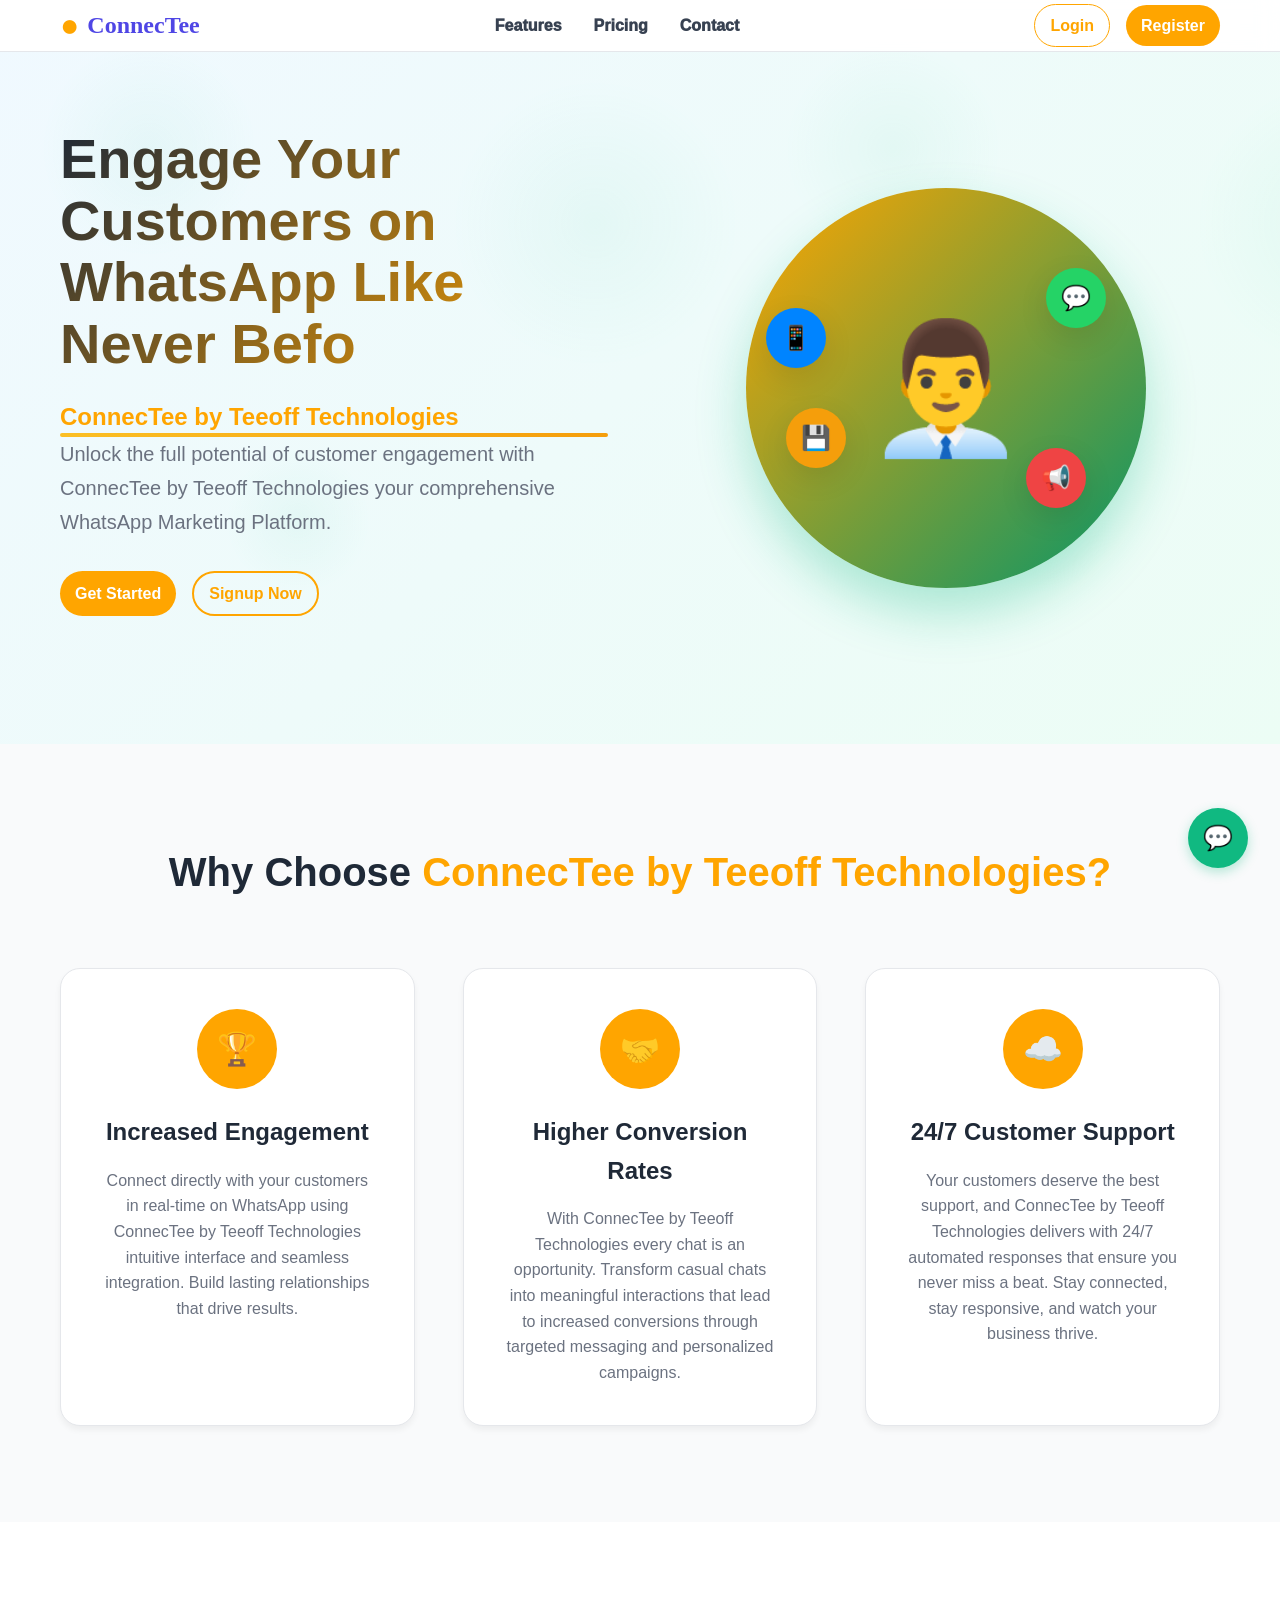
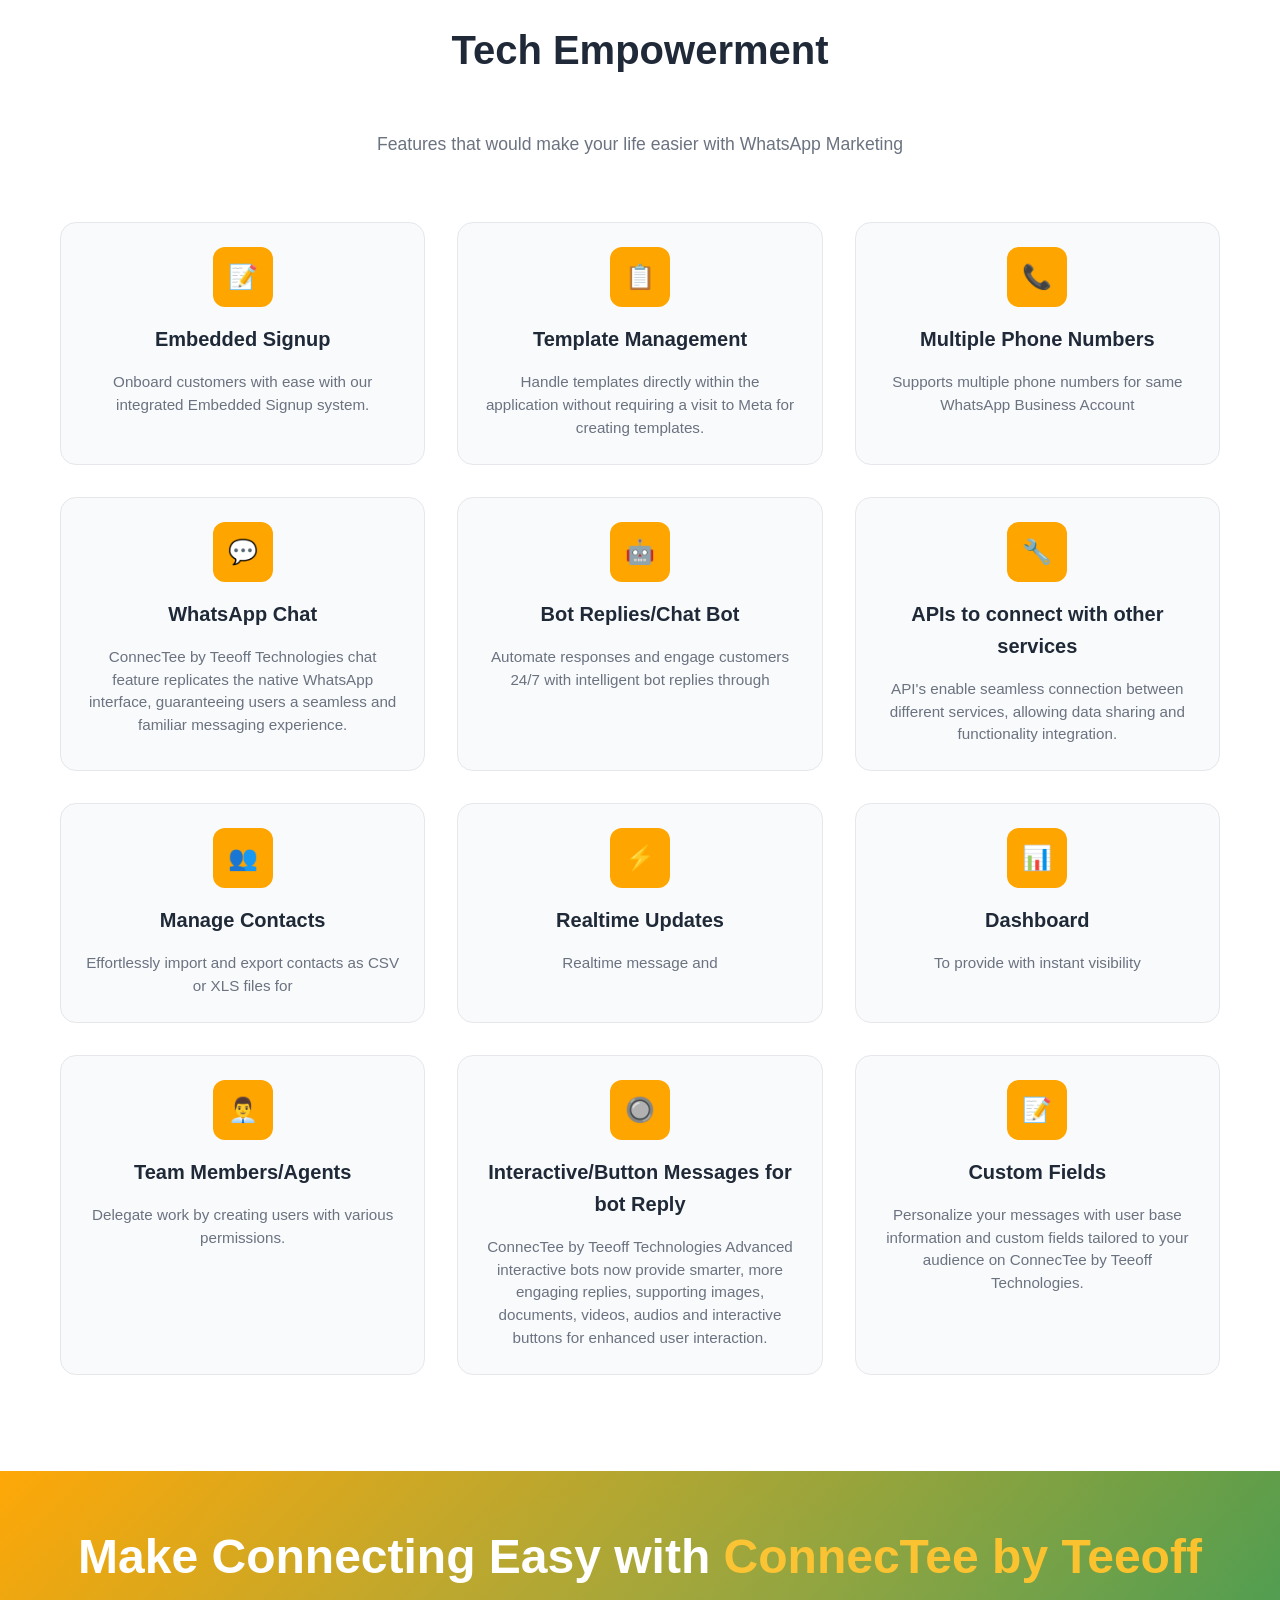
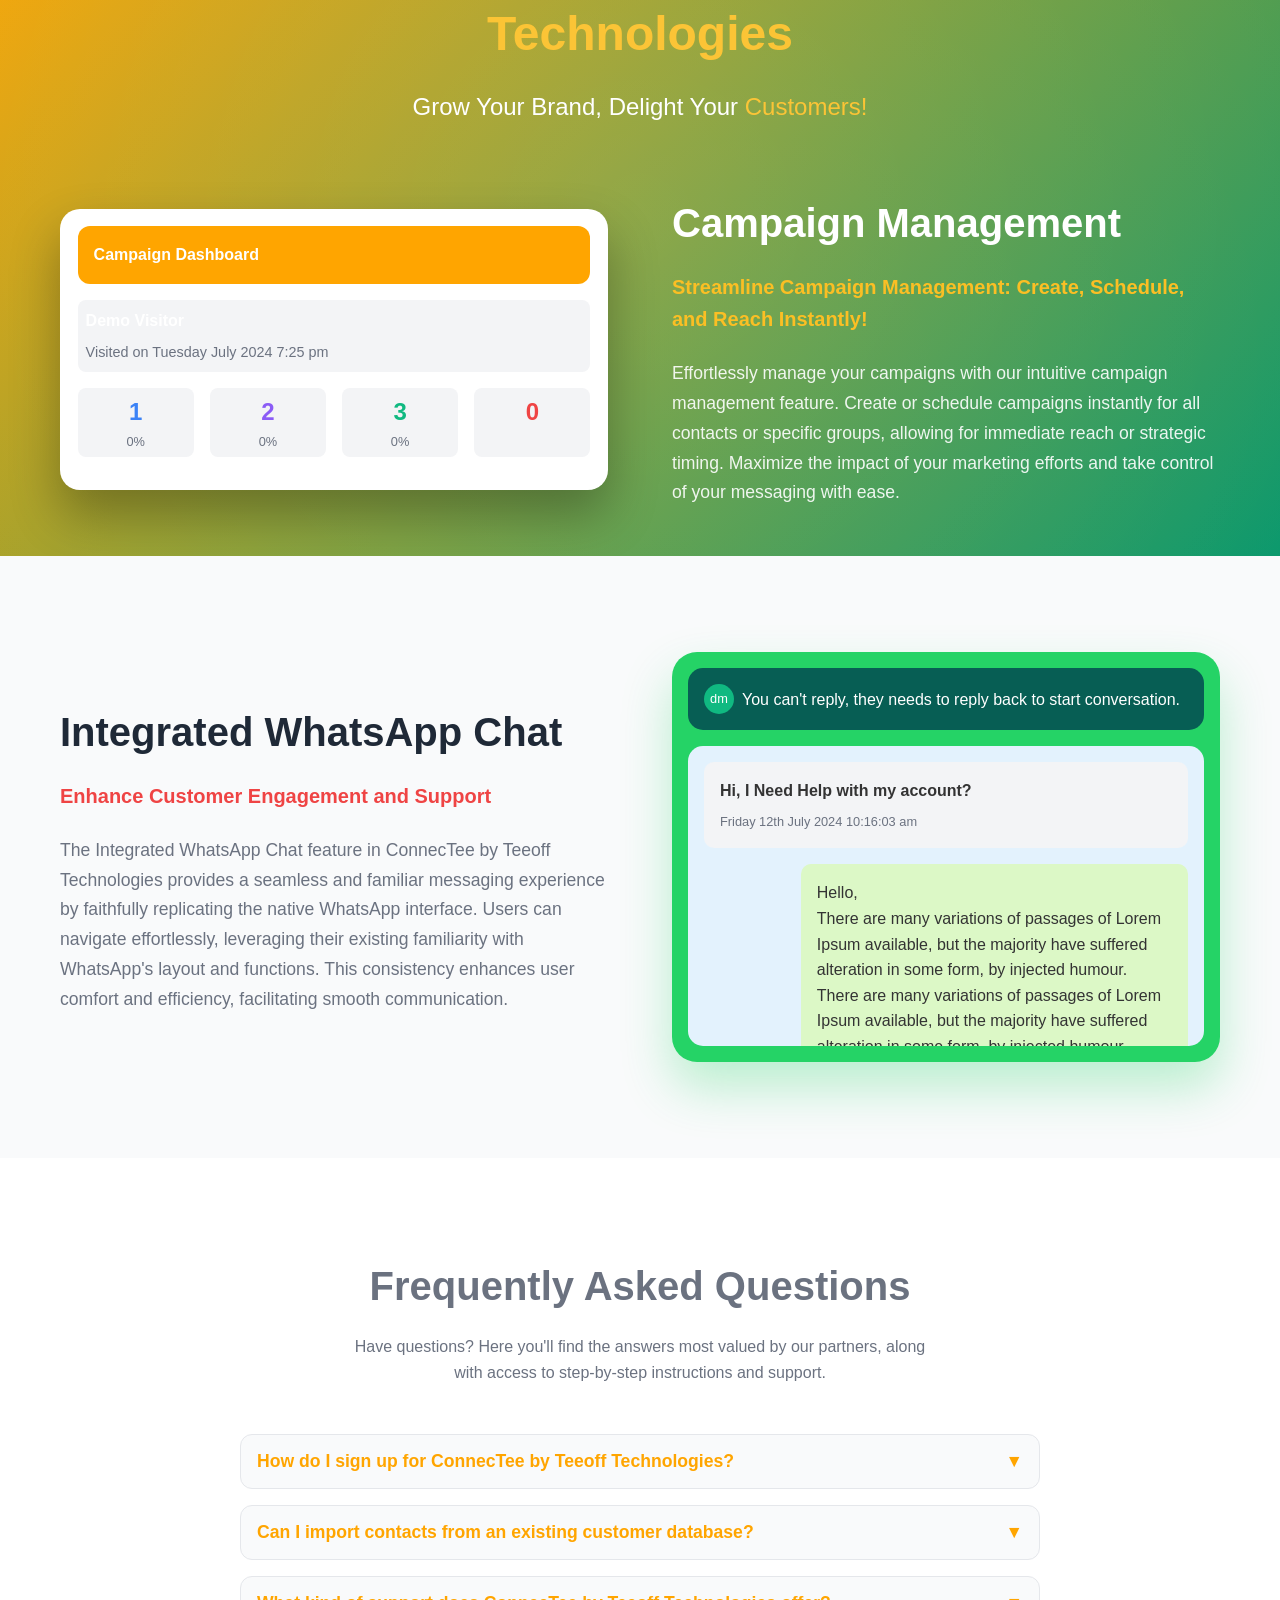
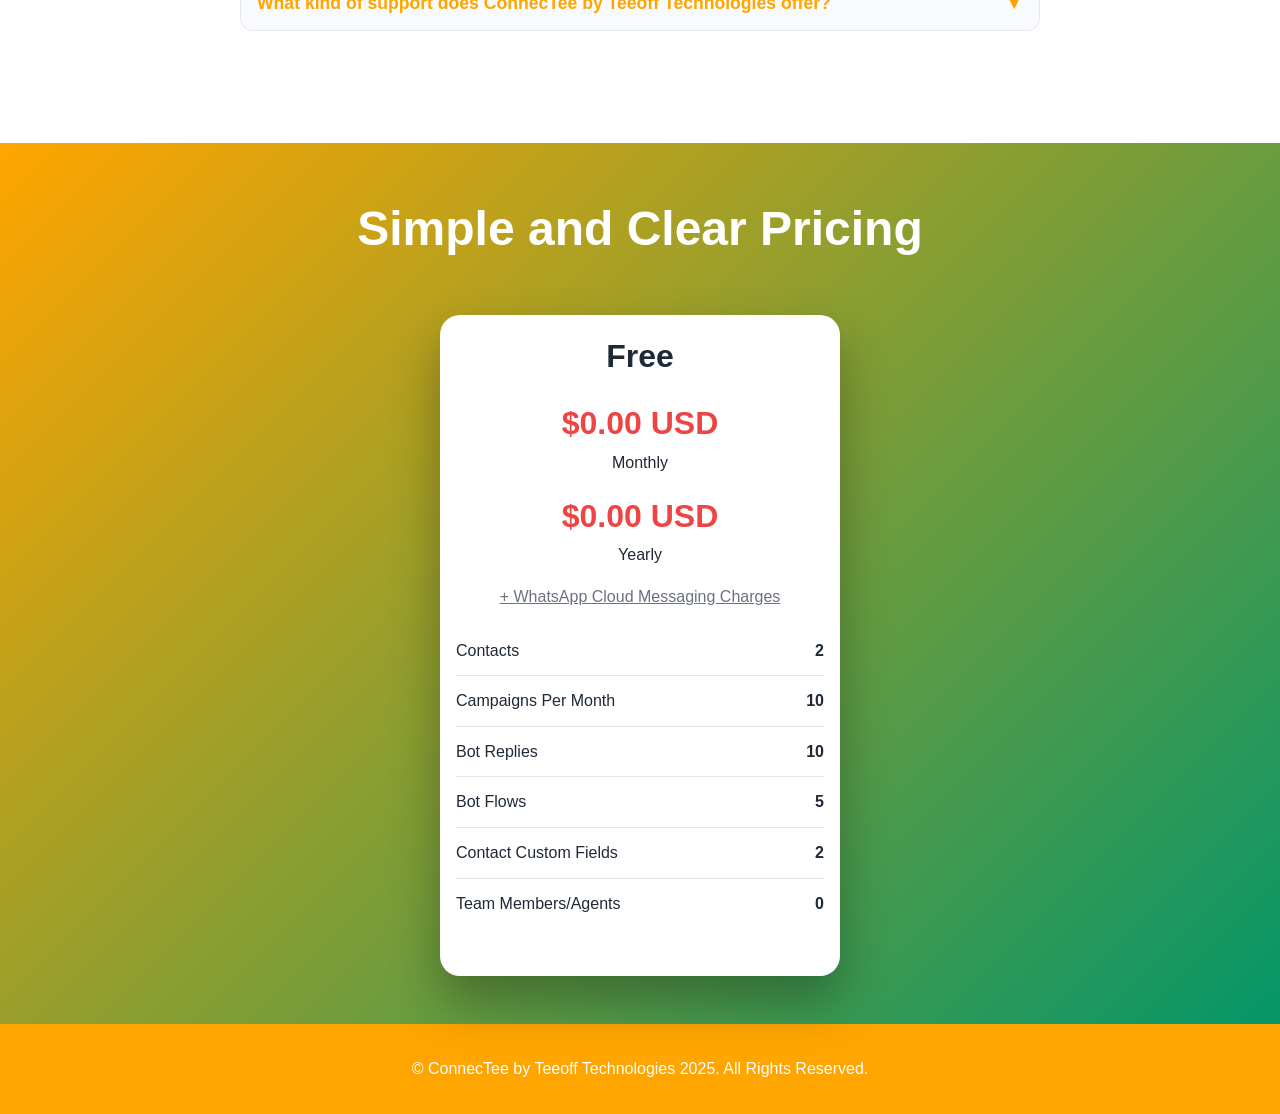
<file: index.html>
<!DOCTYPE html>
<html lang="en">
<head>
    <meta charset="UTF-8">
    <meta name="viewport" content="width=device-width, initial-scale=1.0">
    <title>ConnecTee by Teeoff Technologies</title>
    <link rel="stylesheet" href="style.css">
</head>
<body>
    <header>
        <nav class="container">
            <div class="logo">ConnecTee</div>
            <ul class="nav-links">
                <li><a href="#features">Features</a></li>
                <li><a href="#pricing">Pricing</a></li>
                <li><a href="#contact">Contact</a></li>
            </ul>
            <div class="auth-buttons">
                <a href="/SignIn.html" class="btn btn-login">Login</a>
                <a href="/SignIn.html" class="btn btn-register">Register</a>
            </div>
        </nav>
    </header>

    <main>
        <!-- Hero Section -->
        <section class="hero">
            <div class="container">
                <div class="hero-content">
                    <div class="hero-text fade-in">
                        <h1>Engage Your Customers on WhatsApp Like Never Before</h1>
                        <h2 class="highlight">ConnecTee by Teeoff Technologies</h2>
                        <p>Unlock the full potential of customer engagement with ConnecTee by Teeoff Technologies your comprehensive WhatsApp Marketing Platform.</p>
                        <div class="hero-buttons">
                            <a href="#" class="btn btn-primary">Get Started</a>
                            <a href="#" class="btn btn-secondary">Signup Now</a>
                        </div>
                    </div>
                    <div class="hero-image fade-in">
                        <div class="hero-avatar">
                            <div class="floating-icons icon-whatsapp">💬</div>
                            <div class="floating-icons icon-messenger">📱</div>
                            <div class="floating-icons icon-database">💾</div>
                            <div class="floating-icons icon-megaphone">📢</div>
                        </div>
                    </div>
                </div>
            </div>
        </section>

        <!-- Why Choose Section -->
        <section class="why-choose" id="features">
            <div class="container">
                <h2 class="section-title fade-in">Why Choose <span class="highlight">ConnecTee by Teeoff Technologies?</span></h2>
                <div class="features-grid">
                    <div class="feature-card fade-in">
                        <div class="feature-icon">🏆</div>
                        <h3>Increased Engagement</h3>
                        <p>Connect directly with your customers in real-time on WhatsApp using ConnecTee by Teeoff Technologies intuitive interface and seamless integration. Build lasting relationships that drive results.</p>
                    </div>
                    <div class="feature-card fade-in">
                        <div class="feature-icon">🤝</div>
                        <h3>Higher Conversion Rates</h3>
                        <p>With ConnecTee by Teeoff Technologies every chat is an opportunity. Transform casual chats into meaningful interactions that lead to increased conversions through targeted messaging and personalized campaigns.</p>
                    </div>
                    <div class="feature-card fade-in">
                        <div class="feature-icon">☁️</div>
                        <h3>24/7 Customer Support</h3>
                        <p>Your customers deserve the best support, and ConnecTee by Teeoff Technologies delivers with 24/7 automated responses that ensure you never miss a beat. Stay connected, stay responsive, and watch your business thrive.</p>
                    </div>
                </div>
            </div>
        </section>

        <!-- Tech Features Section -->
        <section class="tech-features">
            <div class="container">
                <h2 class="section-title fade-in">Tech Empowerment</h2>
                <p style="text-align: center; font-size: 1.1rem; color: #6b7280; margin-bottom: 3rem;">Features that would make your life easier with WhatsApp Marketing</p>
                <div class="tech-grid">
                    <div class="tech-card fade-in">
                        <div class="tech-icon">📝</div>
                        <h3>Embedded Signup</h3>
                        <p>Onboard customers with ease with our integrated Embedded Signup system.</p>
                    </div>
                    <div class="tech-card fade-in">
                        <div class="tech-icon">📋</div>
                        <h3>Template Management</h3>
                        <p>Handle templates directly within the application without requiring a visit to Meta for creating templates.</p>
                    </div>
                    <div class="tech-card fade-in">
                        <div class="tech-icon">📞</div>
                        <h3>Multiple Phone Numbers</h3>
                        <p>Supports multiple phone numbers for same WhatsApp Business Account</p>
                    </div>
                    <div class="tech-card fade-in">
                        <div class="tech-icon">💬</div>
                        <h3>WhatsApp Chat</h3>
                        <p>ConnecTee by Teeoff Technologies chat feature replicates the native WhatsApp interface, guaranteeing users a seamless and familiar messaging experience.</p>
                    </div>
                    <div class="tech-card fade-in">
                        <div class="tech-icon">🤖</div>
                        <h3>Bot Replies/Chat Bot</h3>
                        <p>Automate responses and engage customers 24/7 with intelligent bot replies through</p>
                    </div>
                    <div class="tech-card fade-in">
                        <div class="tech-icon">🔧</div>
                        <h3>APIs to connect with other services</h3>
                        <p>API's enable seamless connection between different services, allowing data sharing and functionality integration.</p>
                    </div>
                    <div class="tech-card fade-in">
                        <div class="tech-icon">👥</div>
                        <h3>Manage Contacts</h3>
                        <p>Effortlessly import and export contacts as CSV or XLS files for</p>
                    </div>
                    <div class="tech-card fade-in">
                        <div class="tech-icon">⚡</div>
                        <h3>Realtime Updates</h3>
                        <p>Realtime message and</p>
                    </div>
                    <div class="tech-card fade-in">
                        <div class="tech-icon">📊</div>
                        <h3>Dashboard</h3>
                        <p>To provide with instant visibility</p>
                    </div>
                    <div class="tech-card fade-in">
                        <div class="tech-icon">👨‍💼</div>
                        <h3>Team Members/Agents</h3>
                        <p>Delegate work by creating users with various permissions.</p>
                    </div>
                    <div class="tech-card fade-in">
                        <div class="tech-icon">🔘</div>
                        <h3>Interactive/Button Messages for bot Reply</h3>
                        <p>ConnecTee by Teeoff Technologies Advanced interactive bots now provide smarter, more engaging replies, supporting images, documents, videos, audios and interactive buttons for enhanced user interaction.</p>
                    </div>
                    <div class="tech-card fade-in">
                        <div class="tech-icon">📝</div>
                        <h3>Custom Fields</h3>
                        <p>Personalize your messages with user base information and custom fields tailored to your audience on ConnecTee by Teeoff Technologies.</p>
                    </div>
                </div>
            </div>
        </section>

        <!-- Campaign Management Section -->
        <section class="campaign-section">
            <div class="container">
                <h2 style="text-align: center; font-size: 3rem; margin-bottom: 1rem; color: white;">Make Connecting Easy with <span style="color: #fbbf24;">ConnecTee by Teeoff Technologies</span></h2>
                <p style="text-align: center; font-size: 1.5rem; margin-bottom: 4rem;">Grow Your Brand, Delight Your <span style="color: #fbbf24;">Customers!</span></p>
                <div class="campaign-content">
                    <div class="dashboard-preview fade-in">
                        <div class="dashboard-header">Campaign Dashboard</div>
                        <div style="background: #f3f4f6; padding: 0.5rem; border-radius: 8px; margin-bottom: 1rem;">
                            <div style="font-weight: 600; margin-bottom: 0.5rem;">Demo Visitor</div>
                            <div style="font-size: 0.9rem; color: #6b7280;">Visited on Tuesday July 2024 7:25 pm</div>
                        </div>
                        <div class="dashboard-stats">
                            <div class="stat-card">
                                <div class="stat-number" style="color: #3b82f6;">1</div>
                                <div class="stat-label">0%</div>
                            </div>
                            <div class="stat-card">
                                <div class="stat-number" style="color: #8b5cf6;">2</div>
                                <div class="stat-label">0%</div>
                            </div>
                            <div class="stat-card">
                                <div class="stat-number" style="color: #10b981;">3</div>
                                <div class="stat-label">0%</div>
                            </div>
                            <div class="stat-card">
                                <div class="stat-number" style="color: #ef4444;">0</div>
                                <div class="stat-label"></div>
                            </div>
                        </div>
                    </div>
                    <div class="campaign-text fade-in">
                        <h2>Campaign Management</h2>
                        <div class="subtitle">Streamline Campaign Management: Create, Schedule, and Reach Instantly!</div>
                        <p>Effortlessly manage your campaigns with our intuitive campaign management feature. Create or schedule campaigns instantly for all contacts or specific groups, allowing for immediate reach or strategic timing. Maximize the impact of your marketing efforts and take control of your messaging with ease.</p>
                    </div>
                </div>
            </div>
        </section>

        <!-- WhatsApp Chat Section -->
        <section class="chat-section">
            <div class="container">
                <div class="chat-content">
                    <div class="chat-text fade-in">
                        <h2>Integrated WhatsApp Chat</h2>
                        <div class="subtitle">Enhance Customer Engagement and Support</div>
                        <p>The Integrated WhatsApp Chat feature in ConnecTee by Teeoff Technologies provides a seamless and familiar messaging experience by faithfully replicating the native WhatsApp interface. Users can navigate effortlessly, leveraging their existing familiarity with WhatsApp's layout and functions. This consistency enhances user comfort and efficiency, facilitating smooth communication.</p>
                    </div>
                    <div class="chat-mockup fade-in">
                        <div class="chat-header">
                            <div style="width: 30px; height: 30px; background: #10b981; border-radius: 50%; display: flex; align-items: center; justify-content: center; color: white; font-size: 0.8rem;">dm</div>
                            <div>You can't reply, they needs to reply back to start conversation.</div>
                        </div>
                        <div class="chat-messages">
                            <div style="background: #f3f4f6; padding: 1rem; border-radius: 10px; margin-bottom: 1rem;">
                                <div style="font-weight: 600; margin-bottom: 0.5rem;">Hi, I Need Help with my account?</div>
                                <div style="font-size: 0.8rem; color: #6b7280;">Friday 12th July 2024 10:16:03 am</div>
                            </div>
                            <div style="background: #dcf8c6; padding: 1rem; border-radius: 10px; margin: 1rem 0; margin-left: auto; max-width: 80%;">
                                <div>Hello,</div>
                                <div>There are many variations of passages of Lorem Ipsum available, but the majority have suffered alteration in some form, by injected humour.</div>
                                <div>There are many variations of passages of Lorem Ipsum available, but the majority have suffered alteration in some form, by injected humour.</div>
                                <div>There are many variations of passages of Lorem Ipsum available, but the majority have suffered alteration in some form, by injected humour.</div>
                                <div>Thank you.</div>
                            </div>
                            <div style="display: flex; gap: 0.5rem; margin-top: 1rem;">
                                <button style="background: #10b981; color: white; border: none; padding: 0.5rem 1rem; border-radius: 15px; font-size: 0.8rem;">Buy Now</button>
                                <button style="background: #10b981; color: white; border: none; padding: 0.5rem 1rem; border-radius: 15px; font-size: 0.8rem;">Demo</button>
                            </div>
                        </div>
                    </div>
                </div>
            </div>
        </section>

        <!-- FAQ Section -->
        <section class="faq-section">
            <div class="container">
                <h2 style="text-align: center; font-size: 2.5rem; font-weight: 800; margin-bottom: 1rem; color: #6b7280;">Frequently Asked Questions</h2>
                <p style="text-align: center; color: #6b7280; margin-bottom: 3rem; max-width: 600px; margin-left: auto; margin-right: auto;">Have questions? Here you'll find the answers most valued by our partners, along with access to step-by-step instructions and support.</p>
                <div class="faq-container">
                    <div class="faq-item fade-in">
                        <button class="faq-question" onclick="toggleFaq(this)">
                            How do I sign up for ConnecTee by Teeoff Technologies?
                            <span class="faq-icon">▼</span>
                        </button>
                        <div class="faq-answer">
                            Signing up for ConnecTee by Teeoff Technologies is easy and straightforward. Just visit our sign-up page, fill in your details, and follow the instructions to get started.
                        </div>
                    </div>
                    <div class="faq-item fade-in">
                        <button class="faq-question" onclick="toggleFaq(this)">
                            Can I import contacts from an existing customer database?
                            <span class="faq-icon">▼</span>
                        </button>
                        <div class="faq-answer">
                            Yes, you can easily import your existing contacts using CSV or XLS file formats. Our system supports bulk contact imports to help you get started quickly.
                        </div>
                    </div>
                    <div class="faq-item fade-in">
                        <button class="faq-question" onclick="toggleFaq(this)">
                            What kind of support does ConnecTee by Teeoff Technologies offer?
                            <span class="faq-icon">▼</span>
                        </button>
                        <div class="faq-answer">
                            We provide 24/7 customer support through multiple channels including chat, email, and phone. Our dedicated support team is always ready to help you with any questions or issues.
                        </div>
                    </div>
                </div>
            </div>
        </section>

        <!-- Pricing Section -->
        <section class="pricing-section" id="pricing">
            <div class="container">
                <h2 style="text-align: center; font-size: 3rem; font-weight: 800; margin-bottom: 3rem;">Simple and Clear Pricing</h2>
                <div class="pricing-card fade-in">
                    <div class="pricing-title">Free</div>
                    <div class="pricing-amount">$0.00 USD</div>
                    <div style="text-align: center; margin-bottom: 1rem;">Monthly</div>
                    <div class="pricing-amount">$0.00 USD</div>
                    <div style="text-align: center; margin-bottom: 1rem;">Yearly</div>
                    <div style="text-align: center; margin-bottom: 1rem;">
                        <a href="#" style="color: #6b7280; text-decoration: underline; font-size: 1rem;">+ WhatsApp Cloud Messaging Charges</a>
                    </div>
                    <ul class="pricing-features">
                        <li>
                            <span> Contacts</span>
                            <span style="font-weight: 600;">2</span>
                        </li>
                        <li>
                            <span> Campaigns Per Month</span>
                            <span style="font-weight: 600;">10</span>
                        </li>
                        <li>
                            <span> Bot Replies</span>
                            <span style="font-weight: 600;">10</span>
                        </li>
                        <li>
                            <span> Bot Flows</span>
                            <span style="font-weight: 600;">5</span>
                        </li>
                        <li>
                            <span> Contact Custom Fields</span>
                            <span style="font-weight: 600;">2</span>
                        </li>
                        <li>
                            <span> Team Members/Agents</span>
                            <span style="font-weight: 600;">0</span>
                        </li>
                    </ul>
                </div>
            </div>
        </section>
    </main>

    <footer id="contact">
        <div class="container">
            <p>&copy; ConnecTee by Teeoff Technologies 2025. All Rights Reserved.</p>
        </div>
    </footer>

    <script src="script.js"></script>
</body>
</html>
</file>
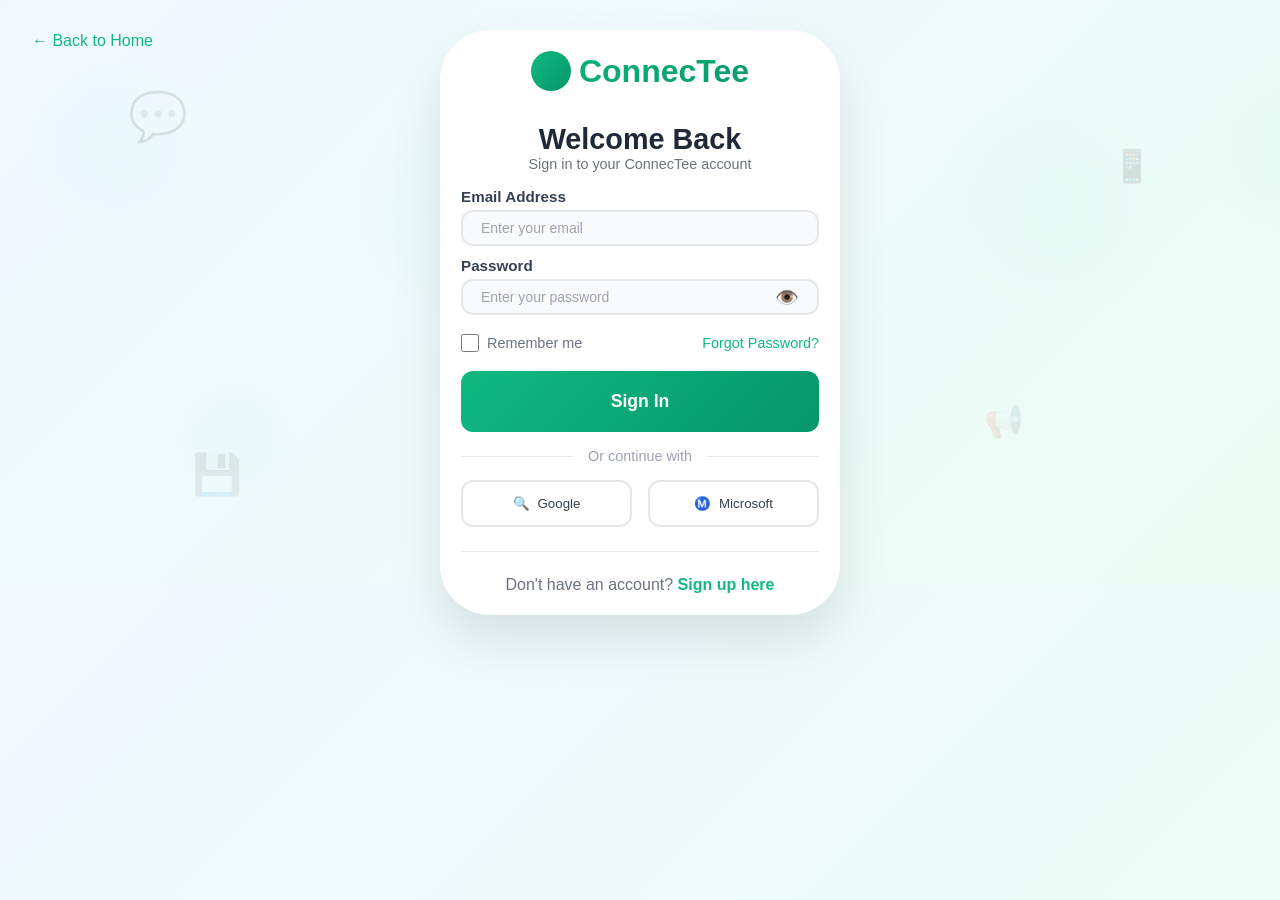
<file: SignIn.html>
<!DOCTYPE html>
<html lang="en">
<head>
    <meta charset="UTF-8">
    <meta name="viewport" content="width=device-width, initial-scale=1.0">
    <title>Sign In - ConnecTee by Teeoff Technologies</title>
    <style>
        * {
            margin: 0;
            padding: 0;
            box-sizing: border-box;
        }

        body {
            font-family: 'Inter', -apple-system, BlinkMacSystemFont, sans-serif;
            background: linear-gradient(135deg, #f0f9ff 0%, #ecfdf5 100%);
            min-height: 500px;
            top: 30px;
            display: flex;
            align-items: center;
            justify-content: center;
            position: relative;
            overflow: hidden;
        }

        /* Background Animation */
        body::before {
            content: '';
            position: absolute;
            top: 0;
            left: 0;
            right: 0;
            bottom: 0;
            background: url('data:image/svg+xml,<svg xmlns="http://www.w3.org/2000/svg" viewBox="0 0 1000 1000"><defs><radialGradient id="a" cx="50%" cy="50%"><stop offset="0%" stop-color="%2310b981" stop-opacity="0.1"/><stop offset="100%" stop-color="%2310b981" stop-opacity="0"/></radialGradient></defs><circle cx="200" cy="200" r="150" fill="url(%23a)"/><circle cx="800" cy="300" r="200" fill="url(%23a)"/><circle cx="400" cy="700" r="100" fill="url(%23a)"/></svg>');
            opacity: 0.3;
            animation: float 20s ease-in-out infinite;
        }

        @keyframes float {
            0%, 100% { transform: translateY(0px) rotate(0deg); }
            50% { transform: translateY(-20px) rotate(1deg); }
        }

        /* Floating Elements */
        .floating-element {
            position: absolute;
            opacity: 0.1;
            animation: drift 15s ease-in-out infinite;
        }

        .floating-element:nth-child(1) {
            top: 10%;
            left: 10%;
            font-size: 3rem;
            animation-delay: 0s;
        }

        .floating-element:nth-child(2) {
            top: 20%;
            right: 10%;
            font-size: 2rem;
            animation-delay: 5s;
        }

        .floating-element:nth-child(3) {
            bottom: 20%;
            left: 15%;
            font-size: 2.5rem;
            animation-delay: 10s;
        }

        .floating-element:nth-child(4) {
            bottom: 30%;
            right: 20%;
            font-size: 2rem;
            animation-delay: 3s;
        }

        @keyframes drift {
            0%, 100% { transform: translateY(0px) translateX(0px) rotate(0deg); }
            25% { transform: translateY(-20px) translateX(10px) rotate(5deg); }
            50% { transform: translateY(-10px) translateX(-10px) rotate(-3deg); }
            75% { transform: translateY(-15px) translateX(15px) rotate(3deg); }
        }

        /* Sign In Container */
        .signin-container {
            background: white;
            border-radius: 50px;
            box-shadow: 0 25px 50px rgba(0, 0, 0, 0.1);
            padding: 20px;
            width: 80%;
            max-width: 400px;
            max-height: 800px;
            position: relative;
            z-index: 10;
            backdrop-filter: blur(10px);
            border: 1px solid rgba(255, 255, 255, 0.2);
        }

        /* Logo */
        .logo {
            text-align: center;
            margin-bottom: 2rem;
        }

        .logo-text {
            font-size: 2rem;
            font-weight: 900;
            background: linear-gradient(135deg, #10b981, #059669);
            -webkit-background-clip: text;
            -webkit-text-fill-color: transparent;
            background-clip: text;
            display: flex;
            align-items: center;
            justify-content: center;
            gap: 0.5rem;
        }

        .logo-icon {
            width: 40px;
            height: 40px;
            background: linear-gradient(135deg, #10b981, #059669);
            border-radius: 50%;
            display: flex;
            align-items: center;
            justify-content: center;
            color: white;
            font-size: 1.2rem;
        }

        /* Form Header */
        .form-header {
            text-align: center;
            margin-bottom: 1rem;
        }

        .form-header h1 {
            font-size: 1.8rem;
            font-weight: 700;
            color: #1f2937;
            margin-bottom: 0rem;
        }

        .form-header p {
            color: #6b7280;
            font-size: 0.9rem;
        }

        /* Form Styles */
        .signin-form {
            display: flex;
            flex-direction: column;
            gap: 0.7rem;
        }

        .form-group {
            position: relative;
        }

        .form-label {
            display: block;
            font-weight: 600;
            color: #374151;
            margin-bottom: 0.3rem;
            font-size: 0.95rem;
        }

        .form-input {
            width: 100%;
            padding: 8px 18px;
            border: 2px solid #e5e7eb;
            border-radius: 12px;
            font-size: 14px;
            transition: all 0.3s ease;
            background: #f9fafb;
        }

        .form-input:focus {
            outline: none;
            border-color: #10b981;
            background: white;
            box-shadow: 0 0 0 3px rgba(16, 185, 129, 0.1);
            transform: translateY(-2px);
        }

        .form-input::placeholder {
            color: #9ca3af;
        }

        /* Password Input with Toggle */
        .password-wrapper {
            position: relative;
        }

        .password-toggle {
            position: absolute;
            right: 1rem;
            top: 50%;
            transform: translateY(-50%);
            background: none;
            border: none;
            cursor: pointer;
            color: #6b7280;
            font-size: 1.2rem;
            padding: 0.25rem;
            border-radius: 4px;
            transition: color 0.3s ease;
        }

        .password-toggle:hover {
            color: #10b981;
        }

        /* Remember Me & Forgot Password */
        .form-options {
            display: flex;
            justify-content: space-between;
            align-items: center;
            margin: 0.5rem 0;
        }

        .remember-me {
            display: flex;
            align-items: center;
            gap: 0.5rem;
        }

        .remember-me input[type="checkbox"] {
            width: 18px;
            height: 18px;
            accent-color: #10b981;
            cursor: pointer;
        }

        .remember-me label {
            font-size: 0.9rem;
            color: #6b7280;
            cursor: pointer;
        }

        .forgot-password {
            color: #10b981;
            text-decoration: none;
            font-size: 0.9rem;
            font-weight: 500;
            transition: all 0.3s ease;
        }

        .forgot-password:hover {
            color: #059669;
            text-decoration: underline;
        }

        /* Sign In Button */
        .signin-btn {
            background: linear-gradient(135deg, #10b981, #059669);
            color: white;
            border: none;
            padding: 1.25rem;
            border-radius: 12px;
            font-size: 1.1rem;
            font-weight: 600;
            cursor: pointer;
            transition: all 0.3s ease;
            position: relative;
            overflow: hidden;
        }

        .signin-btn::before {
            content: '';
            position: absolute;
            top: 0;
            left: -100%;
            width: 100%;
            height: 100%;
            background: linear-gradient(90deg, transparent, rgba(255,255,255,0.3), transparent);
            transition: left 0.5s ease;
        }

        .signin-btn:hover::before {
            left: 100%;
        }

        .signin-btn:hover {
            transform: translateY(-2px);
            box-shadow: 0 15px 30px rgba(16, 185, 129, 0.4);
        }

        .signin-btn:active {
            transform: translateY(0);
        }

        /* Divider */
        .divider {
            display: flex;
            align-items: center;
            margin: 1rem 0;
            color: #9ca3af;
            font-size: 0.9rem;
        }

        .divider::before,
        .divider::after {
            content: '';
            flex: 1;
            height: 1px;
            background: #e5e7eb;
        }

        .divider span {
            padding: 0 1rem;
        }

        /* Social Sign In */
        .social-signin {
            display: flex;
            gap: 1rem;
            margin-bottom: 1.5rem;
        }

        .social-btn {
            flex: 1;
            padding: 0.875rem;
            border: 2px solid #e5e7eb;
            border-radius: 12px;
            background: white;
            cursor: pointer;
            transition: all 0.3s ease;
            display: flex;
            align-items: center;
            justify-content: center;
            gap: 0.5rem;
            font-weight: 500;
            color: #374151;
        }

        .social-btn:hover {
            border-color: #10b981;
            background: #f0fdf4;
            transform: translateY(-2px);
            box-shadow: 0 8px 15px rgba(16, 185, 129, 0.1);
        }

        .social-btn.google:hover {
            border-color: #10b981;
            background: #fef2f2;
            box-shadow: 0 8px 15px rgba(234, 67, 53, 0.1);
        }

        /* Sign Up Link */
        .signup-link {
            text-align: center;
            margin-top: 1.5rem;
            padding-top: 1.5rem;
            border-top: 1px solid #e5e7eb;
            color: #6b7280;
        }

        .signup-link a {
            color: #10b981;
            text-decoration: none;
            font-weight: 600;
            transition: color 0.3s ease;
        }

        .signup-link a:hover {
            color: #059669;
            text-decoration: underline;
        }

        /* Loading Animation */
        .btn-loading {
            pointer-events: none;
            opacity: 0.7;
        }

        .btn-loading::after {
            content: '';
            position: absolute;
            top: 50%;
            left: 50%;
            transform: translate(-50%, -50%);
            width: 20px;
            height: 20px;
            border: 2px solid transparent;
            border-top: 2px solid white;
            border-radius: 50%;
            animation: spin 1s linear infinite;
        }

        @keyframes spin {
            0% { transform: translate(-50%, -50%) rotate(0deg); }
            100% { transform: translate(-50%, -50%) rotate(360deg); }
        }

        /* Error Messages */
        .error-message {
            color: #ef4444;
            font-size: 0.875rem;
            margin-top: 0.5rem;
            display: none;
        }

        .error-message.show {
            display: block;
        }

        .form-input.error {
            border-color: #ef4444;
            background: #fef2f2;
        }

        /* Success Message */
        .success-message {
            background: #f0fdf4;
            color: #16a34a;
            padding: 0.75rem 1rem;
            border-radius: 8px;
            font-size: 0.9rem;
            margin-bottom: 1rem;
            border-left: 4px solid #16a34a;
            display: none;
        }

        .success-message.show {
            display: block;
        }

        /* Back to Home Link */
        .back-home {
            position: absolute;
            top: 0.1rem;
            left: 2rem;
            color: #10b981;
            text-decoration: none;
            display: flex;
            align-items: center;
            gap: 0.5rem;
            font-weight: 500;
            transition: all 0.3s ease;
            z-index: 20;
        }

        .back-home:hover {
            color: #059669;
            transform: translateX(-5px);
        }

        /* Responsive Design */
        @media (max-width: 640px) {
            .signin-container {
                margin: 1rem;
                padding: 2rem;
                border-radius: 16px;
            }

            .form-header h1 {
                font-size: 1.75rem;
            }

            .social-signin {
                flex-direction: column;
            }

            .back-home {
                top: 1rem;
                left: 1rem;
            }
        }

        /* Custom Scrollbar */
        ::-webkit-scrollbar {
            width: 8px;
        }

        ::-webkit-scrollbar-track {
            background: #f1f5f9;
        }

        ::-webkit-scrollbar-thumb {
            background: #10b981;
            border-radius: 4px;
        }

        ::-webkit-scrollbar-thumb:hover {
            background: #059669;
        }
    </style>
</head>
<body>
    <!-- Floating Elements -->
    <div class="floating-element">💬</div>
    <div class="floating-element">📱</div>
    <div class="floating-element">💾</div>
    <div class="floating-element">📢</div>

    <!-- Back to Home Link -->
    <a href="/" class="back-home">
        ← Back to Home
    </a>

    <!-- Sign In Container -->
    <div class="signin-container">
        <!-- Logo -->
        <div class="logo">
            <div class="logo-text">
                <div class="logo-icon">●</div>
                ConnecTee
            </div>
        </div>

        <!-- Form Header -->
        <div class="form-header">
            <h1>Welcome Back</h1>
            <p>Sign in to your ConnecTee account</p>
        </div>

        <!-- Success Message -->
        <div class="success-message" id="successMessage">
            Welcome back! You have successfully signed in.
        </div>

        <!-- Sign In Form -->
        <form class="signin-form" id="signinForm" onsubmit="handleSignIn(event)">
            <div class="form-group">
                <label for="email" class="form-label">Email Address</label>
                <input 
                    type="email" 
                    id="email" 
                    name="email" 
                    class="form-input" 
                    placeholder="Enter your email"
                    required
                >
                <div class="error-message" id="emailError">Please enter a valid email address</div>
            </div>

            <div class="form-group">
                <label for="password" class="form-label">Password</label>
                <div class="password-wrapper">
                    <input 
                        type="password" 
                        id="password" 
                        name="password" 
                        class="form-input" 
                        placeholder="Enter your password"
                        required
                        minlength="6"
                    >
                    <button type="button" class="password-toggle" onclick="togglePassword()">
                        👁️
                    </button>
                </div>
                <div class="error-message" id="passwordError">Password must be at least 6 characters</div>
            </div>

            <div class="form-options">
                <div class="remember-me">
                    <input type="checkbox" id="remember" name="remember">
                    <label for="remember">Remember me</label>
                </div>
                <a href="#" class="forgot-password">Forgot Password?</a>
            </div>

            <button type="submit" class="signin-btn" id="signinBtn">
                Sign In
            </button>
        </form>

        <!-- Divider -->
        <div class="divider">
            <span>Or continue with</span>
        </div>

        <!-- Social Sign In -->
        <div class="social-signin">
            <button class="social-btn google" onclick="signInWithGoogle()">
                <span>🔍</span>
                Google
            </button>
            <button class="social-btn" onclick="signInWithMicrosoft()">
                <span>Ⓜ️</span>
                Microsoft
            </button>
        </div>

        <!-- Sign Up Link -->
        <div class="signup-link">
            Don't have an account? <a href="#">Sign up here</a>
        </div>
    </div>

    <script>
        // Password Toggle Functionality
        function togglePassword() {
            const passwordInput = document.getElementById('password');
            const toggleBtn = document.querySelector('.password-toggle');
            
            if (passwordInput.type === 'password') {
                passwordInput.type = 'text';
                toggleBtn.innerHTML = '🙈';
            } else {
                passwordInput.type = 'password';
                toggleBtn.innerHTML = '👁️';
            }
        }

        // Form Validation
        function validateEmail(email) {
            const emailRegex = /^[^\s@]+@[^\s@]+\.[^\s@]+$/;
            return emailRegex.test(email);
        }

        function showError(inputId, errorId, message) {
            const input = document.getElementById(inputId);
            const error = document.getElementById(errorId);
            
            input.classList.add('error');
            error.textContent = message;
            error.classList.add('show');
        }

        function hideError(inputId, errorId) {
            const input = document.getElementById(inputId);
            const error = document.getElementById(errorId);
            
            input.classList.remove('error');
            error.classList.remove('show');
        }

        // Handle Sign In Form Submission
        function handleSignIn(event) {
            event.preventDefault();
            
            const email = document.getElementById('email').value;
            const password = document.getElementById('password').value;
            const signinBtn = document.getElementById('signinBtn');
            const successMessage = document.getElementById('successMessage');
            
            // Reset previous errors
            hideError('email', 'emailError');
            hideError('password', 'passwordError');
            
            let hasError = false;
            
            // Validate email
            if (!validateEmail(email)) {
                showError('email', 'emailError', 'Please enter a valid email address');
                hasError = true;
            }
            
            // Validate password
            if (password.length < 6) {
                showError('password', 'passwordError', 'Password must be at least 6 characters');
                hasError = true;
            }
            
            if (hasError) {
                return;
            }
            
            // Show loading state
            signinBtn.classList.add('btn-loading');
            signinBtn.textContent = '';
            
            // Simulate API call
            setTimeout(() => {
                // Reset button
                signinBtn.classList.remove('btn-loading');
                signinBtn.textContent = 'Sign In';
                
                // Show success message
                successMessage.classList.add('show');
                
                // Hide success message after 3 seconds
                setTimeout(() => {
                    successMessage.classList.remove('show');
                }, 3000);
                
                // In a real application, you would:
                // 1. Make an API call to authenticate the user
                // 2. Handle the response
                // 3. Redirect to dashboard or show appropriate message
                console.log('Sign in attempted with:', { email, password });
            }, 2000);
        }

        // Social Sign In Functions
        function signInWithGoogle() {
            // Implement Google OAuth sign in
            console.log('Google sign in clicked');
            alert('Google sign in would be implemented here');
        }

        function signInWithMicrosoft() {
            // Implement Microsoft OAuth sign in
            console.log('Microsoft sign in clicked');
            alert('Microsoft sign in would be implemented here');
        }

        // Real-time validation
        document.getElementById('email').addEventListener('input', function() {
            if (this.value && validateEmail(this.value)) {
                hideError('email', 'emailError');
            }
        });

        document.getElementById('password').addEventListener('input', function() {
            if (this.value.length >= 6) {
                hideError('password', 'passwordError');
            }
        });

        // Add animation delay to floating elements
        document.addEventListener('DOMContentLoaded', function() {
            const floatingElements = document.querySelectorAll('.floating-element');
            floatingElements.forEach((el, index) => {
                el.style.animationDelay = `${index * 2}s`;
            });
        });

        // Add ripple effect to buttons
        document.querySelectorAll('.signin-btn, .social-btn').forEach(button => {
            button.addEventListener('click', function(e) {
                const ripple = document.createElement('span');
                const rect = this.getBoundingClientRect();
                const size = Math.max(rect.width, rect.height);
                const x = e.clientX - rect.left - size / 2;
                const y = e.clientY - rect.top - size / 2;
                
                ripple.style.width = ripple.style.height = size + 'px';
                ripple.style.left = x + 'px';
                ripple.style.top = y + 'px';
                ripple.style.position = 'absolute';
                ripple.style.borderRadius = '50%';
                ripple.style.backgroundColor = 'rgba(255,255,255,0.5)';
                ripple.style.pointerEvents = 'none';
                ripple.style.transform = 'scale(0)';
                ripple.style.animation = 'ripple 0.6s linear';
                
                this.appendChild(ripple);
                
                setTimeout(() => {
                    ripple.remove();
                }, 600);
            });
        });

        // Add CSS animation for ripple effect
        const style = document.createElement('style');
        style.textContent = `
            @keyframes ripple {
                to {
                    transform: scale(4);
                    opacity: 0;
                }
            }
        `;
        document.head.appendChild(style);
    </script>
</body>
</html>
</file>
<file: style.css>
/* Reset and Base Styles */
* {
    margin: 0;
    padding: 0;
    box-sizing: border-box;
}

body {
    font-family: 'Inter', -apple-system, BlinkMacSystemFont, sans-serif;
    line-height: 1.6;
    color: #333;
    overflow-x: hidden;
}

.container {
    max-width: 1200px;
    /* font-weight: bold; */
    margin: 0 auto;
    padding: 0 20px;
}

/* Header */
header {
    background: rgba(255, 255, 255, 0.95);
    backdrop-filter: blur(10px);
    border-bottom: 1px solid #e5e7eb;
    position: fixed;
    top: 0;
    left: 0;
    right: 0;
    z-index: 1000;
    transition: all 0.3s ease;
}

nav {
    display: flex;
    justify-content: space-between;
    align-items: center;
    /* font-weight: bold; */
    padding: 1rem 2rem;
}

.logo {
    display: flex;
    align-items: center;
    font-family: 'Audiowide', cursive;


    font-size: 1.5rem;
    font-weight: bold;
    color: #4f46e5;
}

.logo::before {
    content: '●';
    color: orange;
    margin-right: 0.5rem;
    font-size: 2rem;
}

.nav-links {
    display: flex;
    list-style: none;
    align-items: center;
    gap: 2rem;
}

.nav-links a {
    text-decoration: none;
    color: #374151;
    font-weight: 1000;
    transition: all 0.3s ease;
    position: relative;
}

.nav-links a:hover {
    color: orange;
    transform: translateY(-2px);
}

.nav-links a::after {
    content: '';
    position: absolute;
    bottom: -5px;
    left: 0;
    width: 0;
    height: 2px;
    background: orange;
    transition: width 0.3s ease;
}

.nav-links a:hover::after {
    width: 100%;
}

.auth-buttons {
    display: flex;
    gap: 1rem;
    align-items: center;
}

/* Button Styles */
.btn {
    padding: 8px 15px;
    border: none;
    border-radius: 50px;
    font-weight: 600;
    text-decoration: none;
    transition: all 0.3s ease;
    cursor: pointer;
    display: inline-flex;
    align-items: center;
    gap: 0.5rem;
    position: relative;
    overflow: hidden;
}

.btn::before {
    content: '';
    position: absolute;
    top: 0;
    left: -100%;
    width: 100%;
    height: 100%;
    background: linear-gradient(90deg, transparent, rgba(255,255,255,0.3), transparent);
    transition: left 0.5s ease;
}

.btn:hover::before {
    left: 100%;
}

.btn-login {
    background: transparent;
    color: orange;
    border: 1px solid orange;
}

.btn-login:hover {
    background: orange;
    color: white;
    transform: translateY(-2px);
    box-shadow: 0 10px 20px rgba(16, 185, 129, 0.2);
}

.btn-register {
    background: orange;
    color: white;
}

.btn-register:hover {
    background: #059669;
    transform: translateY(-2px);
    box-shadow: 0 10px 20px rgba(16, 185, 129, 0.3);
}

.btn-primary {
    background: orange;
    color: white;
}

.btn-primary:hover {
    /* background: #059669; */
    transform: translateY(-3px);
    box-shadow: 0 15px 30px rgba(16, 185, 129, 0.4);
}

.btn-secondary {
    background: transparent;
    color: orange;
    border: 2px solid orange;
}

.btn-secondary:hover {
    background: orange;
    color: white;
    transform: translateY(-3px);
    box-shadow: 0 15px 30px rgba(16, 185, 129, 0.3);
}

/* Hero Section */
.hero {
    background: linear-gradient(135deg, #f0f9ff 0%, #ecfdf5 100%);
    padding: 8rem 0 6rem;
    position: relative;
    overflow: hidden;
}

.hero::before {
    content: '';
    position: absolute;
    top: 0;
    left: 0;
    right: 0;
    bottom: 0;
    background: url('data:image/svg+xml,<svg xmlns="http://www.w3.org/2000/svg" viewBox="0 0 1000 1000"><defs><radialGradient id="a" cx="50%" cy="50%"><stop offset="0%" stop-color="%2310b981" stop-opacity="0.1"/><stop offset="100%" stop-color="%2310b981" stop-opacity="0"/></radialGradient></defs><circle cx="200" cy="200" r="150" fill="url(%23a)"/><circle cx="800" cy="300" r="200" fill="url(%23a)"/><circle cx="400" cy="700" r="100" fill="url(%23a)"/></svg>');
    opacity: 0.5;
}

.hero-content {
    display: grid;
    grid-template-columns: 1fr 1fr;
    gap: 4rem;
    align-items: center;
    position: relative;
    z-index: 2;
}

.hero-text h1 {
    font-size: 3.5rem;
    font-weight: 900;
    line-height: 1.1;
    margin-bottom: 1.5rem;
    background: linear-gradient(135deg, #1f2937 0%, orange 100%);
    -webkit-background-clip: text;
    -webkit-text-fill-color: transparent;
    background-clip: text;
}

.hero-text .highlight {
    color: orange;
    position: relative;
}

.hero-text .highlight::after {
    content: '';
    position: absolute;
    bottom: 0;
    left: 0;
    width: 100%;
    height: 4px;
    background: linear-gradient(90deg, #fbbf24, #f59e0b);
    border-radius: 2px;
}

.hero-text p {
    font-size: 1.25rem;
    color: #6b7280;
    margin-bottom: 2rem;
    line-height: 1.7;
}

.hero-buttons {
    display: flex;
    gap: 1rem;
    margin-bottom: 2rem;
}

.hero-image {
    position: relative;
    display: flex;
    justify-content: center;
    align-items: center;
}

.hero-avatar {
    width: 400px;
    height: 400px;
    border-radius: 50%;
    background: linear-gradient(135deg, orange, #059669);
    display: flex;
    align-items: center;
    justify-content: center;
    position: relative;
    overflow: hidden;
    box-shadow: 0 25px 50px rgba(16, 185, 129, 0.3);
    animation: float 6s ease-in-out infinite;
}

@keyframes float {
    0%, 100% { transform: translateY(0px) rotate(0deg); }
    50% { transform: translateY(-20px) rotate(2deg); }
}

.hero-avatar::before {
    content: '👨‍💼';
    font-size: 8rem;
    z-index: 2;
}

.floating-icons {
    position: absolute;
    width: 60px;
    height: 60px;
    border-radius: 50%;
    background: white;
    display: flex;
    align-items: center;
    justify-content: center;
    box-shadow: 0 10px 30px rgba(0, 0, 0, 0.1);
    animation: floatIcon 4s ease-in-out infinite;
}

@keyframes floatIcon {
    0%, 100% { transform: translateY(0px); }
    50% { transform: translateY(-15px); }
}

.icon-whatsapp {
    top: 20%;
    right: 10%;
    background: #25d366;
    color: white;
    font-size: 1.5rem;
    animation-delay: 0s;
}

.icon-messenger {
    top: 30%;
    left: 5%;
    background: #0084ff;
    color: white;
    font-size: 1.5rem;
    animation-delay: 1s;
}

.icon-database {
    bottom: 30%;
    left: 10%;
    background: #f59e0b;
    color: white;
    font-size: 1.5rem;
    animation-delay: 2s;
}

.icon-megaphone {
    bottom: 20%;
    right: 15%;
    background: #ef4444;
    color: white;
    font-size: 1.5rem;
    animation-delay: 3s;
}

/* Section Titles */
.section-title {
    text-align: center;
    font-size: 2.5rem;
    font-weight: 800;
    margin-bottom: 3rem;
    color: #1f2937;
}

.section-title .highlight {
    color: orange;
}

/* Why Choose Section */
.why-choose {
    padding: 6rem 0;
    background: #f9fafb;
}

.features-grid {
    display: grid;
    grid-template-columns: repeat(auto-fit, minmax(350px, 1fr));
    gap: 3rem;
    margin-top: 4rem;
}

.feature-card {
    background: white;
    padding: 2.5rem;
    border-radius: 20px;
    text-align: center;
    box-shadow: 0 4px 6px rgba(0, 0, 0, 0.05);
    transition: all 0.3s ease;
    border: 1px solid #e5e7eb;
    position: relative;
    overflow: hidden;
}

.feature-card::before {
    content: '';
    position: absolute;
    top: 0;
    left: -100%;
    width: 100%;
    height: 100%;
    background: linear-gradient(90deg, transparent, rgba(16, 185, 129, 0.05), transparent);
    transition: left 0.5s ease;
}

.feature-card:hover::before {
    left: 100%;
}

.feature-card:hover {
    transform: translateY(-10px);
    box-shadow: 0 35px 60px rgba(0, 0, 0, 0.15);
    border-color: orange;
    background: rgb(235, 211, 188);
}

.feature-icon {
    width: 80px;
    height: 80px;
    background: orange;
    border-radius: 50%;
    display: flex;
    align-items: center;
    justify-content: center;
    margin: 0 auto 1.5rem;
    font-size: 2rem;
    color: white;
    transition: all 0.3s ease;
}

.feature-card:hover .feature-icon {
    transform: scale(1.1) rotate(5deg);
    /* background: #059669; */
}

.feature-card h3 {
    font-size: 1.5rem;
    font-weight: 700;
    margin-bottom: 1rem;
    color: #1f2937;
}

.feature-card p {
    color: #6b7280;
    line-height: 1.6;
}

/* Tech Features Section */
.tech-features {
    padding: 6rem 0;
    background: white;
}

.tech-grid {
    display: grid;
    grid-template-columns: repeat(auto-fit, minmax(300px, 1fr));
    gap: 2rem;
    margin-top: 4rem;
}

.tech-card {
    background: #f9fafb;
    border-radius: 16px;
    padding: 1.5rem;
    text-align: center;
    transition: all 0.3s ease;
    border: 1px solid #e5e7eb;
    position: relative;
    overflow: hidden;
}

.tech-card::after {
    content: '';
    position: absolute;
    top: 0;
    left: 0;
    right: 0;
    height: 4px;
    /* background: linear-gradient(90deg, orange, #059669); */
    background: linear-gradient(90deg, transparent, rgba(16, 185, 129, 0.05), transparent);
    transform: scaleX(0);
    transition: transform 0.3s ease;
}

.tech-card:hover::after {
    transform: scaleX(1);
}

.tech-card:hover {
    transform: translateY(-5px);
    box-shadow: 0 25px 45px rgba(0, 0, 0, 0.1);
    background: rgb(229, 175, 74);
    border-color: rgb(196, 138, 138);
}

.tech-icon {
    width: 60px;
    height: 60px;
    background: orange;
    border-radius: 12px;
    display: flex;
    align-items: center;
    justify-content: center;
    margin: 0 auto 1rem;
    font-size: 1.5rem;
    color: white;
}

.tech-card h3 {
    font-size: 1.25rem;
    font-weight: 600;
    margin-bottom: 1rem;
    color: #1f2937;
}

.tech-card p {
    color: #6b7280;
    font-size: 0.95rem;
    line-height: 1.5;
}

/* Campaign Management Section */
.campaign-section {
    padding: 3rem 0;
    background: linear-gradient(135deg, orange 0%, #059669 100%);
    color: white;
    position: relative;
    overflow: hidden;
}

.campaign-section::before {
    content: '';
    position: absolute;
    top: -50%;
    left: -50%;
    width: 200%;
    height: 200%;
    background: radial-gradient(circle, rgba(255,255,255,0.1) 0%, transparent 70%);
    animation: rotate 20s linear infinite;
}

@keyframes rotate {
    0% { transform: rotate(0deg); }
    100% { transform: rotate(360deg); }
}

.campaign-content {
    display: grid;
    grid-template-columns: 1fr 1fr;
    gap: 4rem;
    align-items: center;
    position: relative;
    z-index: 2;
}

.campaign-text h2 {
    font-size: 2.5rem;
    font-weight: 800;
    margin-bottom: 1rem;
}

.campaign-text .subtitle {
    color: #fbbf24;
    font-size: 1.25rem;
    font-weight: 600;
    margin-bottom: 1.5rem;
}

.campaign-text p {
    font-size: 1.1rem;
    line-height: 1.7;
    opacity: 0.9;
}

.campaign-visual {
    display: flex;
    justify-content: center;
    align-items: center;
}

.dashboard-preview {
    background: white;
    border-radius: 20px;
    padding: 1.1rem;
    box-shadow: 0 25px 50px rgba(0, 0, 0, 0.3);
    transform: perspective(1000px) rotateY(-5deg);
    transition: all 0.3s ease;
}

.dashboard-preview:hover {
    transform: perspective(1000px) rotateY(0deg) scale(1.05);
}

.dashboard-header {
    background: orange;
    color: white;
    padding: 1rem;
    border-radius: 12px;
    margin-bottom: 1rem;
    font-weight: 600;
}

.dashboard-stats {
    display: grid;
    grid-template-columns: repeat(4, 1fr);
    gap: 1rem;
    margin-bottom: 1rem;
}

.stat-card {
    background: #f3f4f6;
    padding: 0.3rem;
    border-radius: 8px;
    text-align: center;
}

.stat-number {
    font-size: 1.5rem;
    font-weight: bold;
    color: #1f2937;
}

.stat-label {
    font-size: 0.8rem;
    color: #6b7280;
}

/* WhatsApp Chat Section */
.chat-section {
    padding: 6rem 0;
    background: #f9fafb;
}

.chat-content {
    display: grid;
    grid-template-columns: 1fr 1fr;
    gap: 4rem;
    align-items: center;
}

.chat-text h2 {
    font-size: 2.5rem;
    font-weight: 800;
    margin-bottom: 1rem;
    color: #1f2937;
}

.chat-text .subtitle {
    color: #ef4444;
    font-size: 1.25rem;
    font-weight: 600;
    margin-bottom: 1.5rem;
}

.chat-text p {
    font-size: 1.1rem;
    line-height: 1.7;
    color: #6b7280;
}

.chat-mockup {
    background: #25d366;
    border-radius: 25px;
    padding: 1rem;
    box-shadow: 0 25px 50px rgba(37, 211, 102, 0.3);
    transform: rotate(2deg);
    transition: all 0.3s ease;
}

.chat-mockup:hover {
    transform: rotate(0deg) scale(1.05);
}

.chat-header {
    background: #075e54;
    color: white;
    padding: 1rem;
    border-radius: 15px;
    margin-bottom: 1rem;
    display: flex;
    align-items: center;
    gap: 0.5rem;
}

.chat-messages {
    background: #e3f2fd;
    border-radius: 15px;
    padding: 1rem;
    height: 300px;
    overflow-y: auto;
}

/* FAQ Section */
.faq-section {
    padding: 6rem 0;
    background: white;
}

.faq-container {
    max-width: 800px;
    margin: 0 auto;
}

.faq-item {
    background: #f9fafb;
    border-radius: 12px;
    margin-bottom: 1rem;
    overflow: hidden;
    border: 1px solid #e5e7eb;
    transition: all 0.3s ease;
}

.faq-item:hover {
    border-color: orange;
    box-shadow: 0 4px 12px rgba(16, 185, 129, 0.1);
}

.faq-question {
    background: none;
    border: none;
    width: 100%;
    padding: 1rem;
    text-align: left;
    font-size: 1.1rem;
    font-weight: 600;
    color: orange;
    cursor: pointer;
    display: flex;
    justify-content: space-between;
    align-items: center;
}

.faq-answer {
    padding: 0 1.5rem 1.5rem;
    color: #6b7280;
    line-height: 1.6;
    display: none;
}

.faq-answer.active {
    display: block;
}

.faq-icon {
    transition: transform 0.3s ease;
}

.faq-item.active .faq-icon {
    transform: rotate(180deg);
}

/* Pricing Section */
.pricing-section {
    padding: 3rem 0;
    background: linear-gradient(135deg, orange 0%, #059669 100%);
    color: white;
}

.pricing-card {
    background: white;
    color: #1f2937;
    border-radius: 20px;
    padding: 1rem;
    margin: 0 auto;
    max-width: 400px;
    box-shadow: 0 25px 50px rgba(0, 0, 0, 0.3);
    text-align: center;
}

.pricing-title {
    font-size: 2rem;
    font-weight: 800;
    margin-bottom: 1rem;
}

.pricing-amount {
    font-size: 2rem;
    font-weight: 900;
    color: #ef4444;
    margin-bottom: 0rem;
}

.pricing-features {
    list-style: none;
    margin-bottom: 2rem;
}

.pricing-features li {
    padding: 0.75rem 0;
    border-bottom: 1px solid #e5e7eb;
    display: flex;
    justify-content: space-between;
    align-items: center;
}

.pricing-features li:last-child {
    border-bottom: none;
}

/* Footer */
footer {
    background: orange;
    color: white;
    text-align: center;
    padding: 2rem 0;
}

/* Animations */
.fade-in {
    opacity: 0;
    transform: translateY(30px);
    transition: all 0.6s ease;
}

.fade-in.visible {
    opacity: 1;
    transform: translateY(0);
}

/* Ripple Effect */
@keyframes ripple {
    to {
        transform: scale(4);
        opacity: 0;
    }
}

.btn {
    position: relative;
    overflow: hidden;
}

/* Responsive Design */
@media (max-width: 768px) {
    .nav-links {
        display: none;
    }

    .hero-content,
    .campaign-content,
    .chat-content {
        grid-template-columns: 1fr;
        gap: 2rem;
    }

    .hero-text h1 {
        font-size: 2.5rem;
    }

    .features-grid {
        grid-template-columns: 1fr;
    }

    .tech-grid {
        grid-template-columns: repeat(auto-fit, minmax(250px, 1fr));
    }

    .hero-avatar {
        width: 300px;
        height: 300px;
    }

    .campaign-text h2,
    .chat-text h2 {
        font-size: 2rem;
    }
}

@media (max-width: 480px) {
    .hero-text h1 {
        font-size: 2rem;
    }
    
    .hero-avatar {
        width: 250px;
        height: 250px;
    }

    .feature-card,
    .tech-card {
        padding: 1.5rem;
    }

    .dashboard-preview {
        padding: 1rem;
    }

    nav {
        padding: 1rem;
    }
}

/* Smooth scrolling */
html {
    scroll-behavior: smooth;
}
</file>
